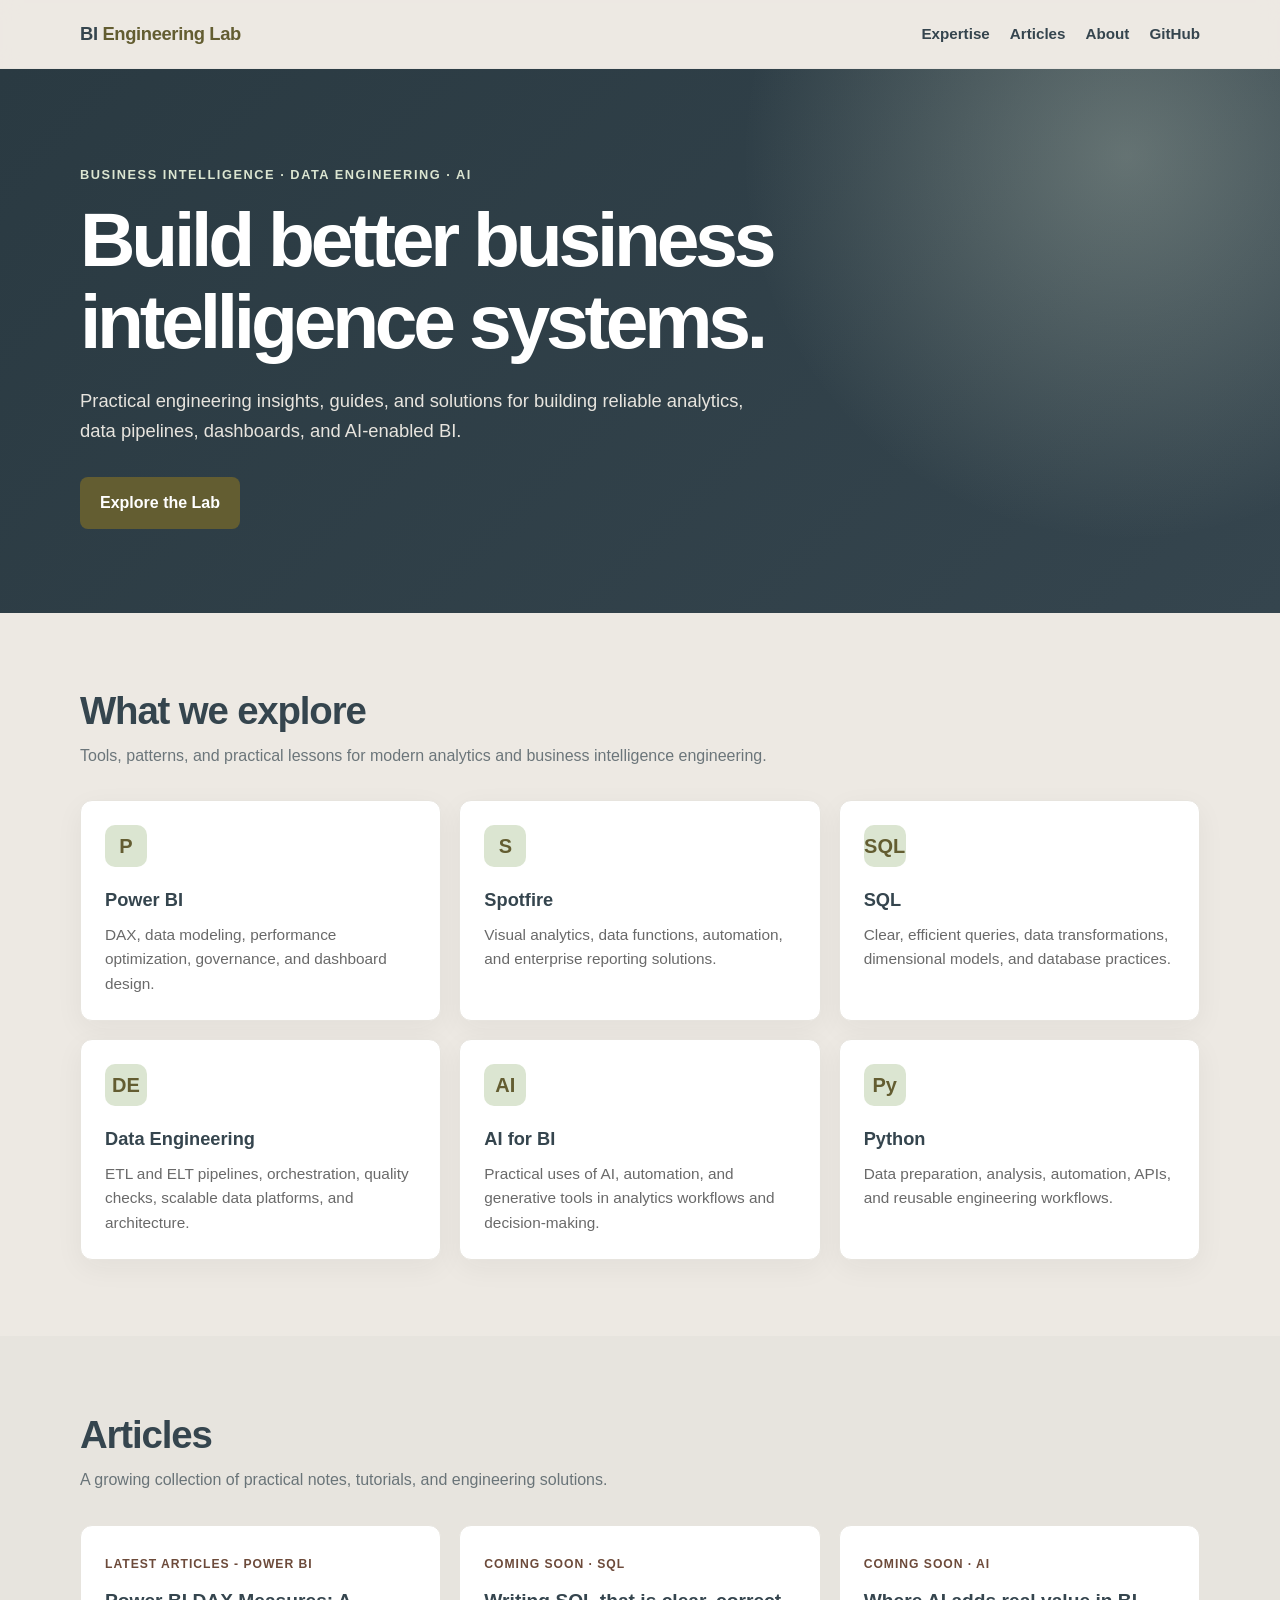
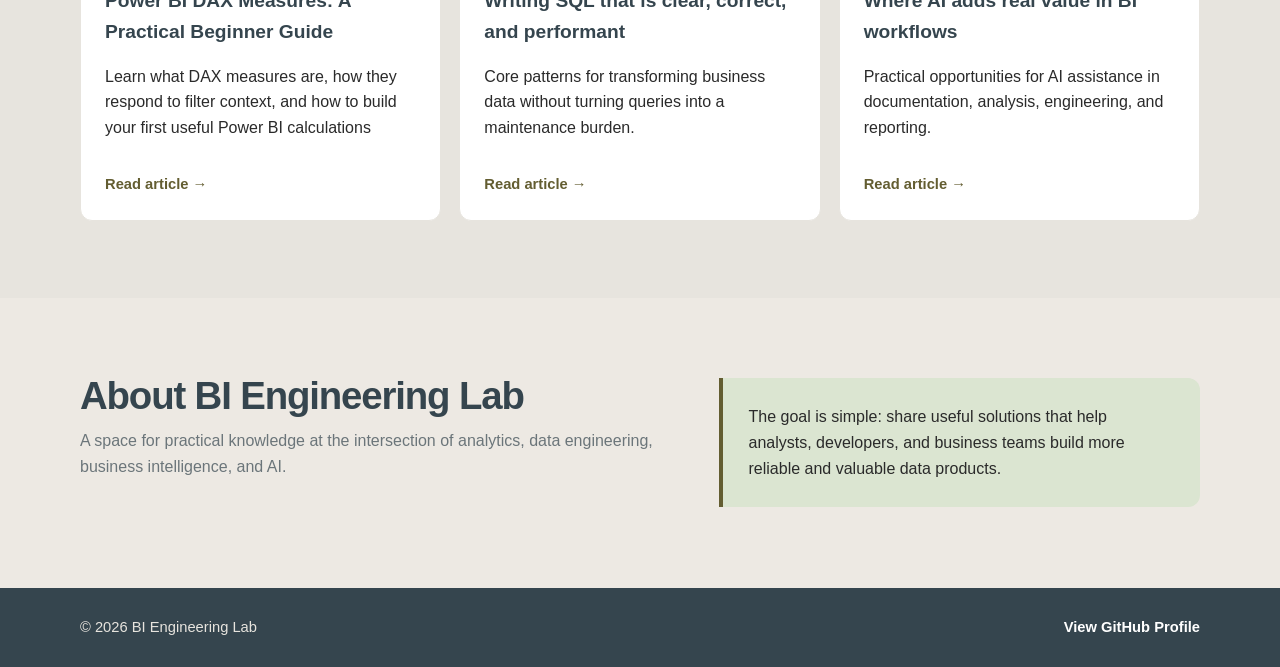
<file: index.html>
<!DOCTYPE html>
<html lang="en">
<head>
  <meta charset="UTF-8">
  <meta name="viewport" content="width=device-width, initial-scale=1.0">
  <meta name="description" content="BI Engineering Lab — practical guides, solutions, and insights on Power BI, Spotfire, SQL, Python, ETL, and AI.">
  <link rel="canonical" href="https://biengineeringlab.github.io/">
  <link rel="stylesheet" href="style.css">
  <title>BI Engineering Lab</title>

  <!-- <style>
    :root {
      --snowbound: #EDE9E3;
      --drift-of-mist: #E7E4DE;
      --gale-force: #35454E;
      --tricorn-black: #2A2A2A;
      --honeydew: #DBE5D1;
      --palm-leaf: #635D31;
      --antiquarian-brown: #6C4A3A;
      --white: #ffffff;
    }

    * {
      box-sizing: border-box;
    }

    html {
      scroll-behavior: smooth;
    }

    body {
      margin: 0;
      font-family: Arial, Helvetica, sans-serif;
      color: var(--tricorn-black);
      background: var(--snowbound);
      line-height: 1.6;
    }

    a {
      color: inherit;
      text-decoration: none;
    }

    .container {
      width: min(1120px, calc(100% - 40px));
      margin: 0 auto;
    }

    .nav {
      position: sticky;
      top: 0;
      z-index: 10;
      background: rgba(237, 233, 227, 0.96);
      border-bottom: 1px solid var(--drift-of-mist);
      backdrop-filter: blur(10px);
    }

    .nav-inner {
      min-height: 68px;
      display: flex;
      justify-content: space-between;
      align-items: center;
      gap: 24px;
    }

    .brand {
      color: var(--gale-force);
      font-size: 1.15rem;
      font-weight: 800;
      letter-spacing: -0.02em;
    }

    .brand span {
      color: var(--palm-leaf);
    }

    .nav-links {
      display: flex;
      align-items: center;
      gap: 20px;
      color: var(--gale-force);
      font-size: 0.95rem;
      font-weight: 600;
    }

    .nav-links a:hover {
      color: var(--palm-leaf);
    }

    .hero {
      color: var(--white);
      background:
        radial-gradient(circle at 88% 16%, rgba(219, 229, 209, 0.3), transparent 24rem),
        linear-gradient(135deg, #2a3a42, var(--gale-force));
      padding: 92px 0 84px;
    }

    .eyebrow {
      display: inline-block;
      margin-bottom: 14px;
      color: var(--honeydew);
      font-size: 0.8rem;
      font-weight: 800;
      letter-spacing: 0.12em;
      text-transform: uppercase;
    }

    h1 {
      max-width: 780px;
      margin: 0;
      font-size: clamp(2.4rem, 6vw, 4.8rem);
      line-height: 1.06;
      letter-spacing: -0.055em;
    }

    .hero p {
      max-width: 700px;
      margin: 24px 0 32px;
      color: var(--drift-of-mist);
      font-size: 1.15rem;
    }

    .button {
      display: inline-block;
      padding: 13px 20px;
      border-radius: 8px;
      background: var(--palm-leaf);
      color: var(--white);
      font-weight: 800;
      transition: transform 0.2s ease, background 0.2s ease;
    }

    .button:hover {
      background: var(--antiquarian-brown);
      transform: translateY(-2px);
    }

    section {
      padding: 76px 0;
    }

    .section-heading {
      max-width: 720px;
      margin-bottom: 32px;
    }

    h2 {
      margin: 0 0 10px;
      color: var(--gale-force);
      font-size: clamp(1.8rem, 3vw, 2.5rem);
      line-height: 1.15;
      letter-spacing: -0.03em;
    }

    .section-heading p {
      margin: 0;
      color: var(--gale-force);
      opacity: 0.7;
    }

    .grid {
      display: grid;
      grid-template-columns: repeat(3, 1fr);
      gap: 18px;
    }

    .card {
      min-height: 190px;
      padding: 24px;
      border: 1px solid var(--drift-of-mist);
      border-radius: 12px;
      background: var(--white);
      box-shadow: 0 8px 28px rgba(42, 42, 42, 0.05);
    }

    .icon {
      display: grid;
      width: 42px;
      height: 42px;
      margin-bottom: 18px;
      place-items: center;
      border-radius: 10px;
      background: var(--honeydew);
      color: var(--palm-leaf);
      font-size: 1.25rem;
      font-weight: 800;
    }

    h3 {
      margin: 0 0 8px;
      color: var(--gale-force);
      font-size: 1.14rem;
    }

    .card p {
      margin: 0;
      color: var(--tricorn-black);
      opacity: 0.7;
      font-size: 0.96rem;
    }

    .articles {
      background: var(--drift-of-mist);
      border-top: 1px solid var(--drift-of-mist);
      border-bottom: 1px solid var(--drift-of-mist);
    }

    .article-card {
      padding: 24px;
      border: 1px solid var(--drift-of-mist);
      border-radius: 12px;
      background: var(--white);
    }

    .tag {
      display: inline-block;
      margin-bottom: 12px;
      color: var(--antiquarian-brown);
      font-size: 0.76rem;
      font-weight: 800;
      letter-spacing: 0.08em;
      text-transform: uppercase;
    }

    .article-card h3 {
      font-size: 1.2rem;
    }

    .article-card a {
      display: inline-block;
      margin-top: 16px;
      color: var(--palm-leaf);
      font-size: 0.92rem;
      font-weight: 800;
    }

    .article-card a:hover {
      color: var(--antiquarian-brown);
    }

    .about {
      display: grid;
      grid-template-columns: 1.1fr 0.9fr;
      gap: 50px;
      align-items: center;
    }

    .about-box {
      padding: 26px;
      border-left: 4px solid var(--palm-leaf);
      border-radius: 0 12px 12px 0;
      background: var(--honeydew);
      color: var(--tricorn-black);
    }

    footer {
      padding: 28px 0;
      color: var(--drift-of-mist);
      background: var(--gale-force);
      font-size: 0.92rem;
    }

    .footer-inner {
      display: flex;
      justify-content: space-between;
      gap: 16px;
      align-items: center;
    }

    footer a {
      color: var(--white);
      font-weight: 700;
    }

    footer a:hover {
      color: var(--honeydew);
    }

    @media (max-width: 800px) {
      .nav-links {
        display: none;
      }

      .grid {
        grid-template-columns: 1fr 1fr;
      }

      .about {
        grid-template-columns: 1fr;
        gap: 28px;
      }
    }

    @media (max-width: 520px) {
      .container {
        width: min(100% - 32px, 1120px);
      }

      .hero {
        padding: 70px 0 64px;
      }

      section {
        padding: 58px 0;
      }

      .grid {
        grid-template-columns: 1fr;
      }

      .footer-inner {
        align-items: flex-start;
        flex-direction: column;
      }
    }
  </style> -->
</head>

<body>
  <header class="nav">
    <div class="container nav-inner">
      <a class="brand" href="#home">BI <span>Engineering Lab</span></a>

      <nav class="nav-links" aria-label="Main navigation">
        <a href="#expertise">Expertise</a>
        <a href="#articles">Articles</a>
        <a href="#about">About</a>
        <a href="https://github.com/BIEngineeringLab">GitHub</a>
      </nav>
    </div>
  </header>

  <main>
    <section class="hero" id="home">
      <div class="container">
        <div class="eyebrow">Business Intelligence · Data Engineering · AI</div>
        <h1>Build better business intelligence systems.</h1>
        <p>
          Practical engineering insights, guides, and solutions for building
          reliable analytics, data pipelines, dashboards, and AI-enabled BI.
        </p>
        <a class="button" href="#expertise">Explore the Lab</a>
      </div>
    </section>

    <!-- <section id="expertise">
      <div class="container">
        <div class="section-heading">
          <h2>What we explore</h2>
          <p>
            Tools, patterns, and practical lessons for modern analytics and
            business intelligence engineering.
          </p>
        </div>

        <div class="grid">
          <article class="card">
            <div class="icon">P</div>
            <a href="categories/power-bi.html" class="grid">
            <h3>Power BI</h3>
            <p>DAX, data modeling, performance optimization, governance, and dashboard design.</p></a>
          </article>

          <article class="card">
            <div class="icon">S</div>
            <a href="categories/spotfire.html" class="grid">
            <h3>Spotfire</h3>
            <p>Visual analytics, data functions, automation, and enterprise reporting solutions.</p></a>
          </article>

          <article class="card">
            <div class="icon">SQL</div>
            <a href="categories/sql.html" class="grid">
            <h3>SQL</h3>
            <p>Clear, efficient queries, data transformations, dimensional models, and database practices.</p></a>
          </article>

          <article class="card">
            <div class="icon">DE</div>
            <a href="categories/data-engineering.html" class="grid">
            <h3>Data Engineering</h3>
            <p>ETL and ELT pipelines, orchestration, quality checks, scalable data platforms, and architecture.</p></a>
          </article>

          <article class="card">
            <div class="icon">AI</div>
            <a href="categories/ai.html" class="grid">
            <h3>AI for BI</h3>
            <p>Practical uses of AI, automation, and generative tools in analytics workflows and decision-making.</p></a>
          </article>

          <article class="card">
            <div class="icon">Py</div>
            <h3>Python</h3>
            <p>Data preparation, analysis, automation, APIs, and reusable engineering workflows.</p>
          </article>
        </div>
      </div>
    </section> -->

<section id="expertise">
  <div class="container">

    <div class="section-heading">
      <h2>What we explore</h2>
      <p>
        Tools, patterns, and practical lessons for modern analytics
        and business intelligence engineering.
      </p>
    </div>

    <div class="grid">

      <a href="categories/power-bi.html" class="card">
        <div class="icon">P</div>
        <h3>Power BI</h3>
        <p>
          DAX, data modeling, performance optimization,
          governance, and dashboard design.
        </p>
      </a>

      <a href="categories/spotfire.html" class="card">
        <div class="icon">S</div>
        <h3>Spotfire</h3>
        <p>
          Visual analytics, data functions, automation,
          and enterprise reporting solutions.
        </p>
      </a>

      <a href="categories/sql.html" class="card">
        <div class="icon">SQL</div>
        <h3>SQL</h3>
        <p>
          Clear, efficient queries, data transformations,
          dimensional models, and database practices.
        </p>
      </a>

      <a href="categories/data-engineering.html" class="card">
        <div class="icon">DE</div>
        <h3>Data Engineering</h3>
        <p>
          ETL and ELT pipelines, orchestration, quality checks,
          scalable data platforms, and architecture.
        </p>
      </a>

      <a href="categories/ai.html" class="card">
        <div class="icon">AI</div>
        <h3>AI for BI</h3>
        <p>
          Practical uses of AI, automation, and generative tools
          in analytics workflows and decision-making.
        </p>
      </a>

      <div class="card">
        <div class="icon">Py</div>
        <h3>Python</h3>
        <p>
          Data preparation, analysis, automation, APIs,
          and reusable engineering workflows.
        </p>
      </div>

    </div>

  </div>
</section>

    <section class="articles" id="articles">
      <div class="container">
        <div class="section-heading">
          <h2>Articles</h2>
          <p>
            A growing collection of practical notes, tutorials, and engineering solutions.
          </p>
        </div>

        <div class="grid">
          <article class="article-card">
            <div class="tag">Latest Articles - Power BI</div>
            <h3>Power BI DAX Measures: A Practical Beginner Guide</h3>
            <p>Learn what DAX measures are, how they respond to filter context, and how to build your first useful Power BI calculations</p>
            <a href="articles/power-bi-dax-beginners-guide.html">Read article →</a>
          </article>

          <article class="article-card">
            <div class="tag">Coming soon · SQL</div>
            <h3>Writing SQL that is clear, correct, and performant</h3>
            <p>Core patterns for transforming business data without turning queries into a maintenance burden.</p>
            <a href="#articles">Read article →</a>
          </article>

          <article class="article-card">
            <div class="tag">Coming soon · AI</div>
            <h3>Where AI adds real value in BI workflows</h3>
            <p>Practical opportunities for AI assistance in documentation, analysis, engineering, and reporting.</p>
            <a href="#articles">Read article →</a>
          </article>
        </div>
      </div>
    </section>

    <section id="about">
      <div class="container about">
        <div>
          <div class="section-heading">
            <h2>About BI Engineering Lab</h2>
            <p>
              A space for practical knowledge at the intersection of analytics,
              data engineering, business intelligence, and AI.
            </p>
          </div>
        </div>

        <div class="about-box">
          The goal is simple: share useful solutions that help analysts,
          developers, and business teams build more reliable and valuable data products.
        </div>
      </div>
    </section>
  </main>

  <footer>
    <div class="container footer-inner">
      <div>© 2026 BI Engineering Lab</div>
      <a href="https://github.com/BIEngineeringLab">View GitHub Profile</a>
    </div>
  </footer>
</body>
</html>
</file>
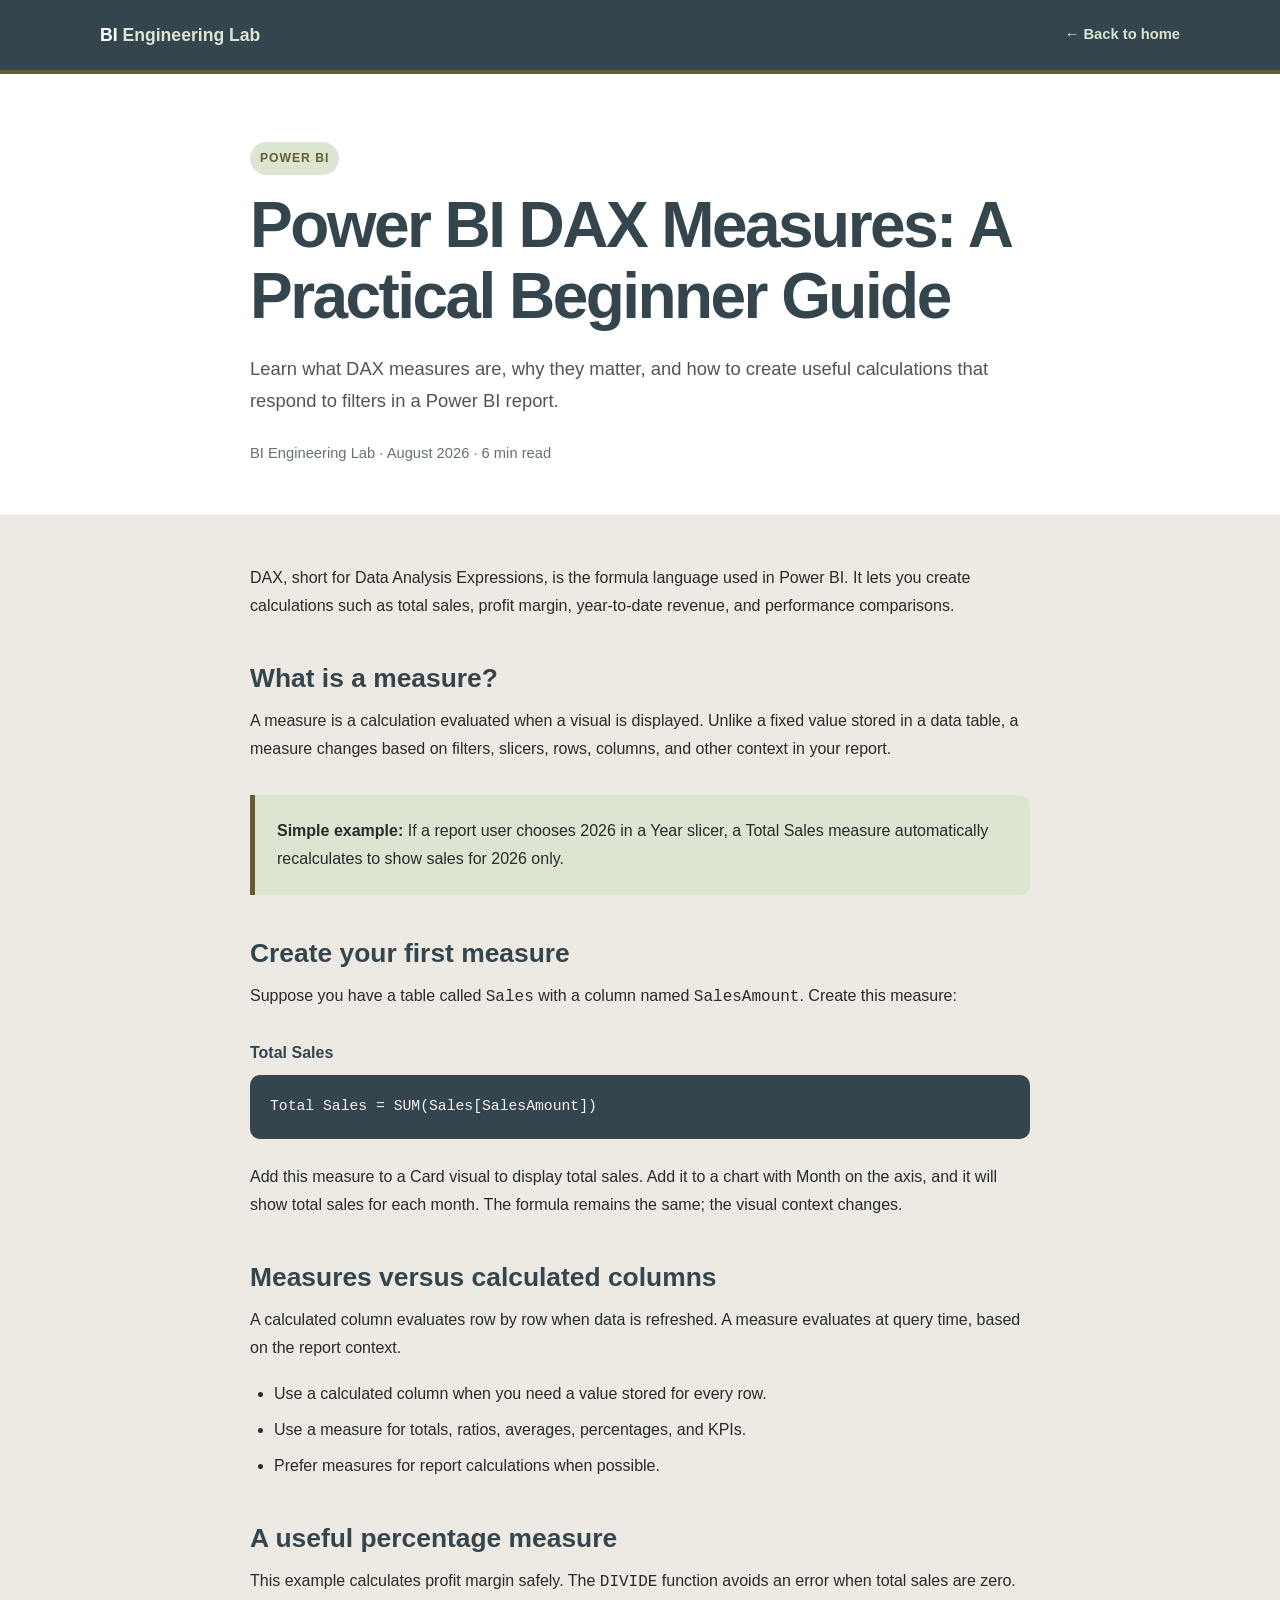
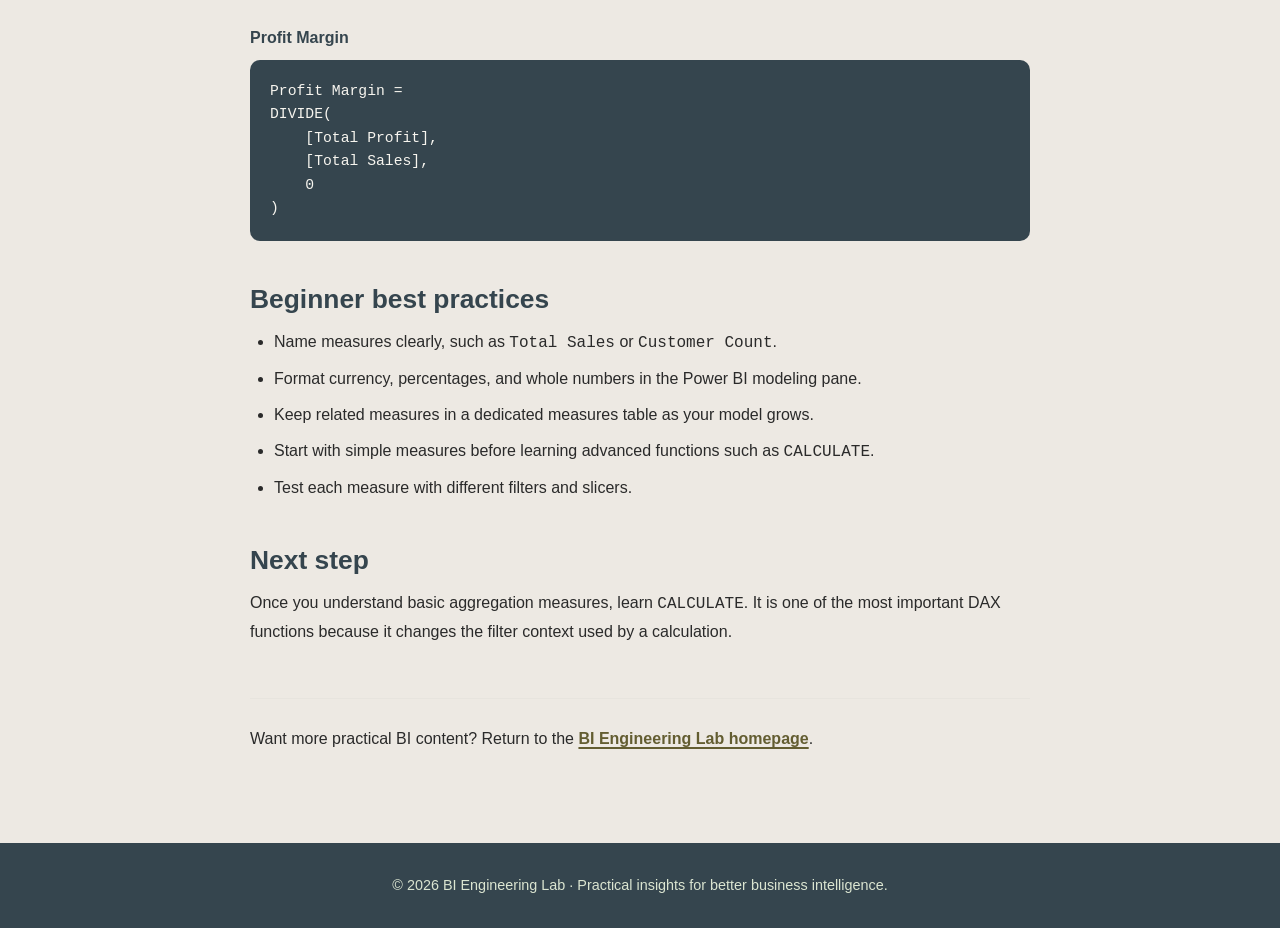
<file: articles/power-bi-dax-beginners-guide.html>
<!DOCTYPE html>
<html lang="en">
<head>
  <meta charset="UTF-8">
  <meta name="viewport" content="width=device-width, initial-scale=1.0">
  <meta name="description" content="A practical beginner guide to DAX measures in Power BI by BI Engineering Lab.">
  <link rel="canonical" href="https://biengineeringlab.github.io/articles/power-bi-dax-beginners-guide.html">
  <title>Power BI DAX Measures: A Practical Beginner Guide | BI Engineering Lab</title>

 <link rel="stylesheet" href="style.css">
</head>

<body>
  <header class="nav">
    <div class="nav-inner">
      <a class="brand" href="../index.html">BI <span>Engineering Lab</span></a>
      <a class="back-link" href="../index.html">← Back to home</a>
    </div>
  </header>

  <main>
    <header class="article-header">
      <div class="article-header-inner">
        <div class="category">Power BI</div>
        <h1>Power BI DAX Measures: A Practical Beginner Guide</h1>
        <p class="intro">
          Learn what DAX measures are, why they matter, and how to create
          useful calculations that respond to filters in a Power BI report.
        </p>
        <div class="article-meta">BI Engineering Lab · August 2026 · 6 min read</div>
      </div>
    </header>

    <article class="article-content">
      <p>
        DAX, short for Data Analysis Expressions, is the formula language used
        in Power BI. It lets you create calculations such as total sales,
        profit margin, year-to-date revenue, and performance comparisons.
      </p>

      <h2>What is a measure?</h2>
      <p>
        A measure is a calculation evaluated when a visual is displayed.
        Unlike a fixed value stored in a data table, a measure changes based on
        filters, slicers, rows, columns, and other context in your report.
      </p>

      <div class="callout">
        <p>
          <strong>Simple example:</strong> If a report user chooses 2026 in a
          Year slicer, a Total Sales measure automatically recalculates to show
          sales for 2026 only.
        </p>
      </div>

      <h2>Create your first measure</h2>
      <p>
        Suppose you have a table called <code>Sales</code> with a column named
        <code>SalesAmount</code>. Create this measure:
      </p>

      <div class="code-title">Total Sales</div>
      <pre><code>Total Sales = SUM(Sales[SalesAmount])</code></pre>

      <p>
        Add this measure to a Card visual to display total sales. Add it to a
        chart with Month on the axis, and it will show total sales for each
        month. The formula remains the same; the visual context changes.
      </p>

      <h2>Measures versus calculated columns</h2>
      <p>
        A calculated column evaluates row by row when data is refreshed. A
        measure evaluates at query time, based on the report context.
      </p>

      <ul>
        <li>Use a calculated column when you need a value stored for every row.</li>
        <li>Use a measure for totals, ratios, averages, percentages, and KPIs.</li>
        <li>Prefer measures for report calculations when possible.</li>
      </ul>

      <h2>A useful percentage measure</h2>
      <p>
        This example calculates profit margin safely. The <code>DIVIDE</code>
        function avoids an error when total sales are zero.
      </p>

      <div class="code-title">Profit Margin</div>
      <pre><code>Profit Margin =
DIVIDE(
    [Total Profit],
    [Total Sales],
    0
)</code></pre>

      <h2>Beginner best practices</h2>
      <ul>
        <li>Name measures clearly, such as <code>Total Sales</code> or <code>Customer Count</code>.</li>
        <li>Format currency, percentages, and whole numbers in the Power BI modeling pane.</li>
        <li>Keep related measures in a dedicated measures table as your model grows.</li>
        <li>Start with simple measures before learning advanced functions such as <code>CALCULATE</code>.</li>
        <li>Test each measure with different filters and slicers.</li>
      </ul>

      <h2>Next step</h2>
      <p>
        Once you understand basic aggregation measures, learn
        <code>CALCULATE</code>. It is one of the most important DAX functions
        because it changes the filter context used by a calculation.
      </p>

      <div class="article-footer">
        <p>
          Want more practical BI content? Return to the
          <a href="../index.html">BI Engineering Lab homepage</a>.
        </p>
      </div>
    </article>
  </main>

  <footer>
    © 2026 BI Engineering Lab · Practical insights for better business intelligence.
  </footer>
</body>
</html>
</file>
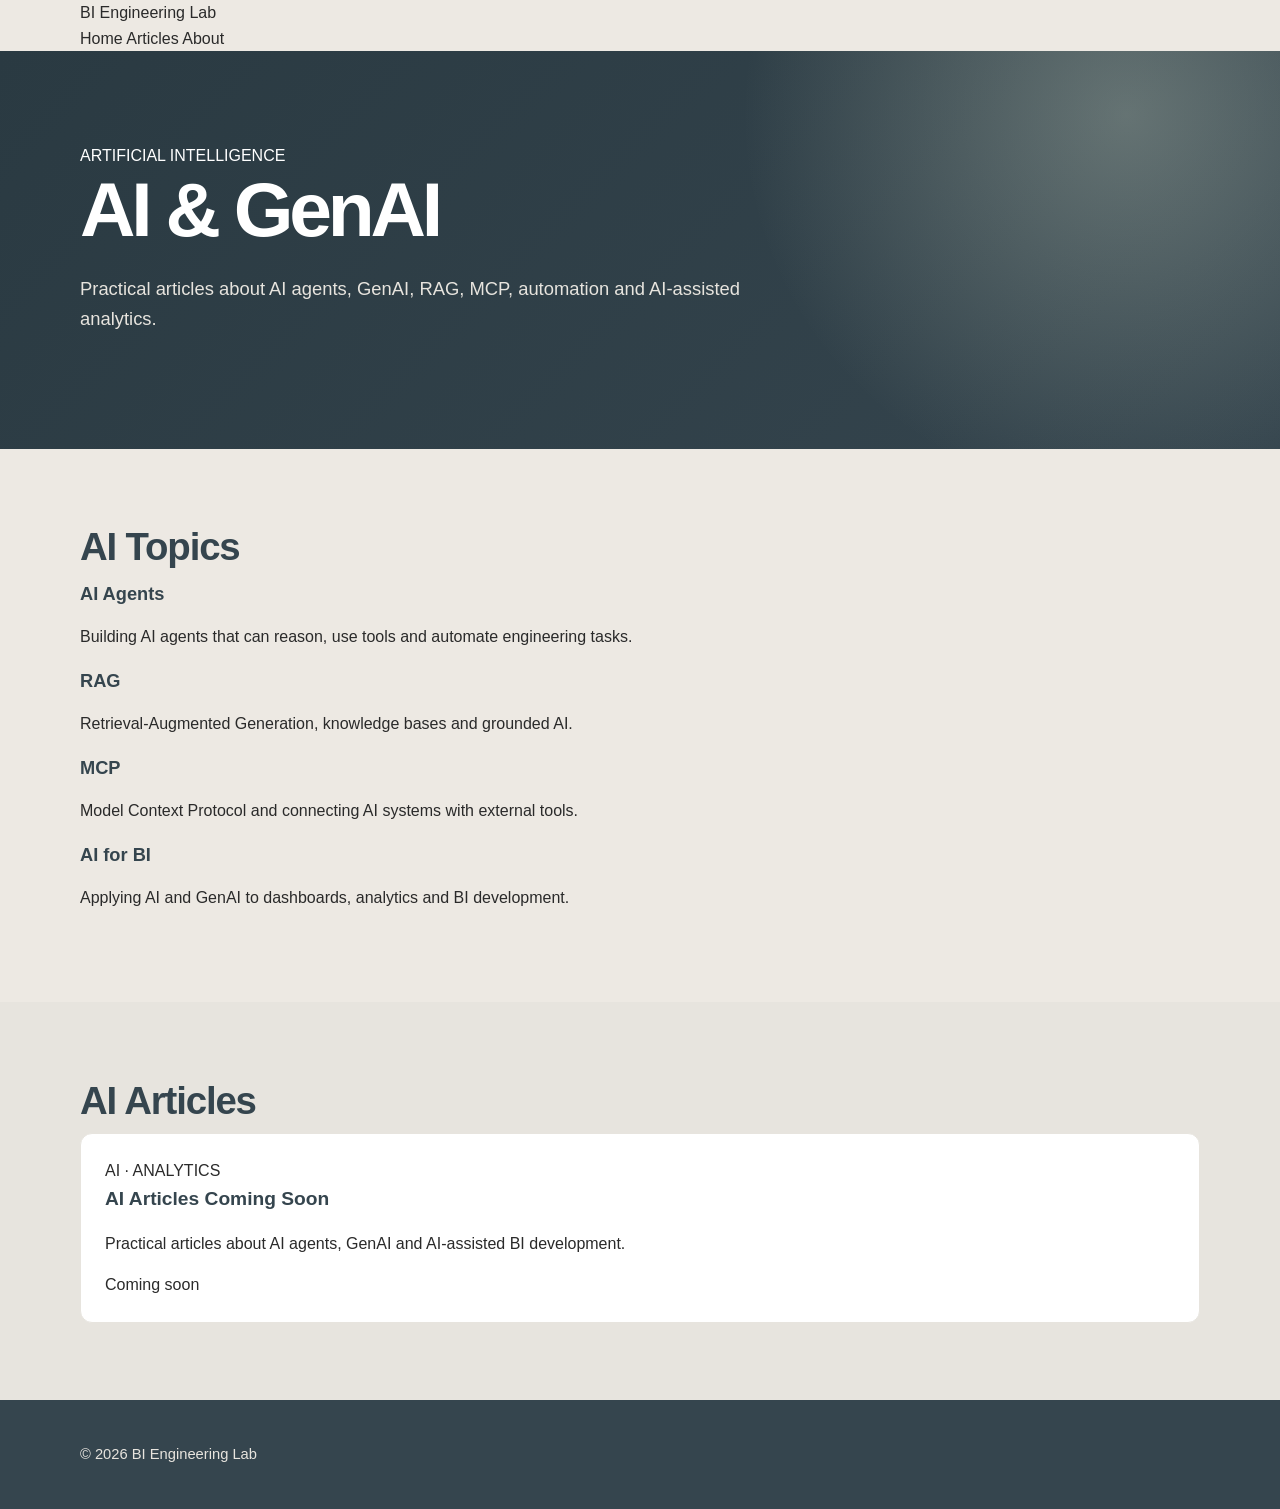
<file: categories/ai.html>
<!DOCTYPE html>
<html lang="en">
<head>

    <meta charset="UTF-8">
    <meta name="viewport"
          content="width=device-width, initial-scale=1.0">

    <title>AI & GenAI | BI Engineering Lab</title>

    <meta name="description"
          content="AI and GenAI articles covering AI agents, RAG, MCP, automation and AI-assisted analytics.">

    <link rel="stylesheet" href="../style.css">

</head>

<body>

<header class="site-header">

    <div class="container header-content">

        <a href="../index.html" class="logo">
            BI Engineering Lab
        </a>

        <nav>
            <a href="../index.html">Home</a>
            <a href="../articles/index.html">Articles</a>
            <a href="../about.html">About</a>
        </nav>

    </div>

</header>


<main>

<section class="hero">

    <div class="container">

        <span class="badge">ARTIFICIAL INTELLIGENCE</span>

        <h1>AI & GenAI</h1>

        <p>
            Practical articles about AI agents, GenAI,
            RAG, MCP, automation and AI-assisted analytics.
        </p>

    </div>

</section>


<section class="topics">

    <div class="container">

        <h2>AI Topics</h2>

        <div class="topic-grid">

            <div class="topic-card">
                <h3>AI Agents</h3>
                <p>
                    Building AI agents that can reason,
                    use tools and automate engineering tasks.
                </p>
            </div>

            <div class="topic-card">
                <h3>RAG</h3>
                <p>
                    Retrieval-Augmented Generation,
                    knowledge bases and grounded AI.
                </p>
            </div>

            <div class="topic-card">
                <h3>MCP</h3>
                <p>
                    Model Context Protocol and connecting
                    AI systems with external tools.
                </p>
            </div>

            <div class="topic-card">
                <h3>AI for BI</h3>
                <p>
                    Applying AI and GenAI to dashboards,
                    analytics and BI development.
                </p>
            </div>

        </div>

    </div>

</section>


<section class="articles">

    <div class="container">

        <h2>AI Articles</h2>

        <div class="article-grid">

            <article class="article-card">

                <div class="article-category">
                    AI · ANALYTICS
                </div>

                <h3>
                    AI Articles Coming Soon
                </h3>

                <p>
                    Practical articles about AI agents,
                    GenAI and AI-assisted BI development.
                </p>

                <span class="coming-soon">
                    Coming soon
                </span>

            </article>

        </div>

    </div>

</section>

</main>


<footer class="site-footer">

    <div class="container">

        <p>© 2026 BI Engineering Lab</p>

    </div>

</footer>

</body>
</html>
</file>
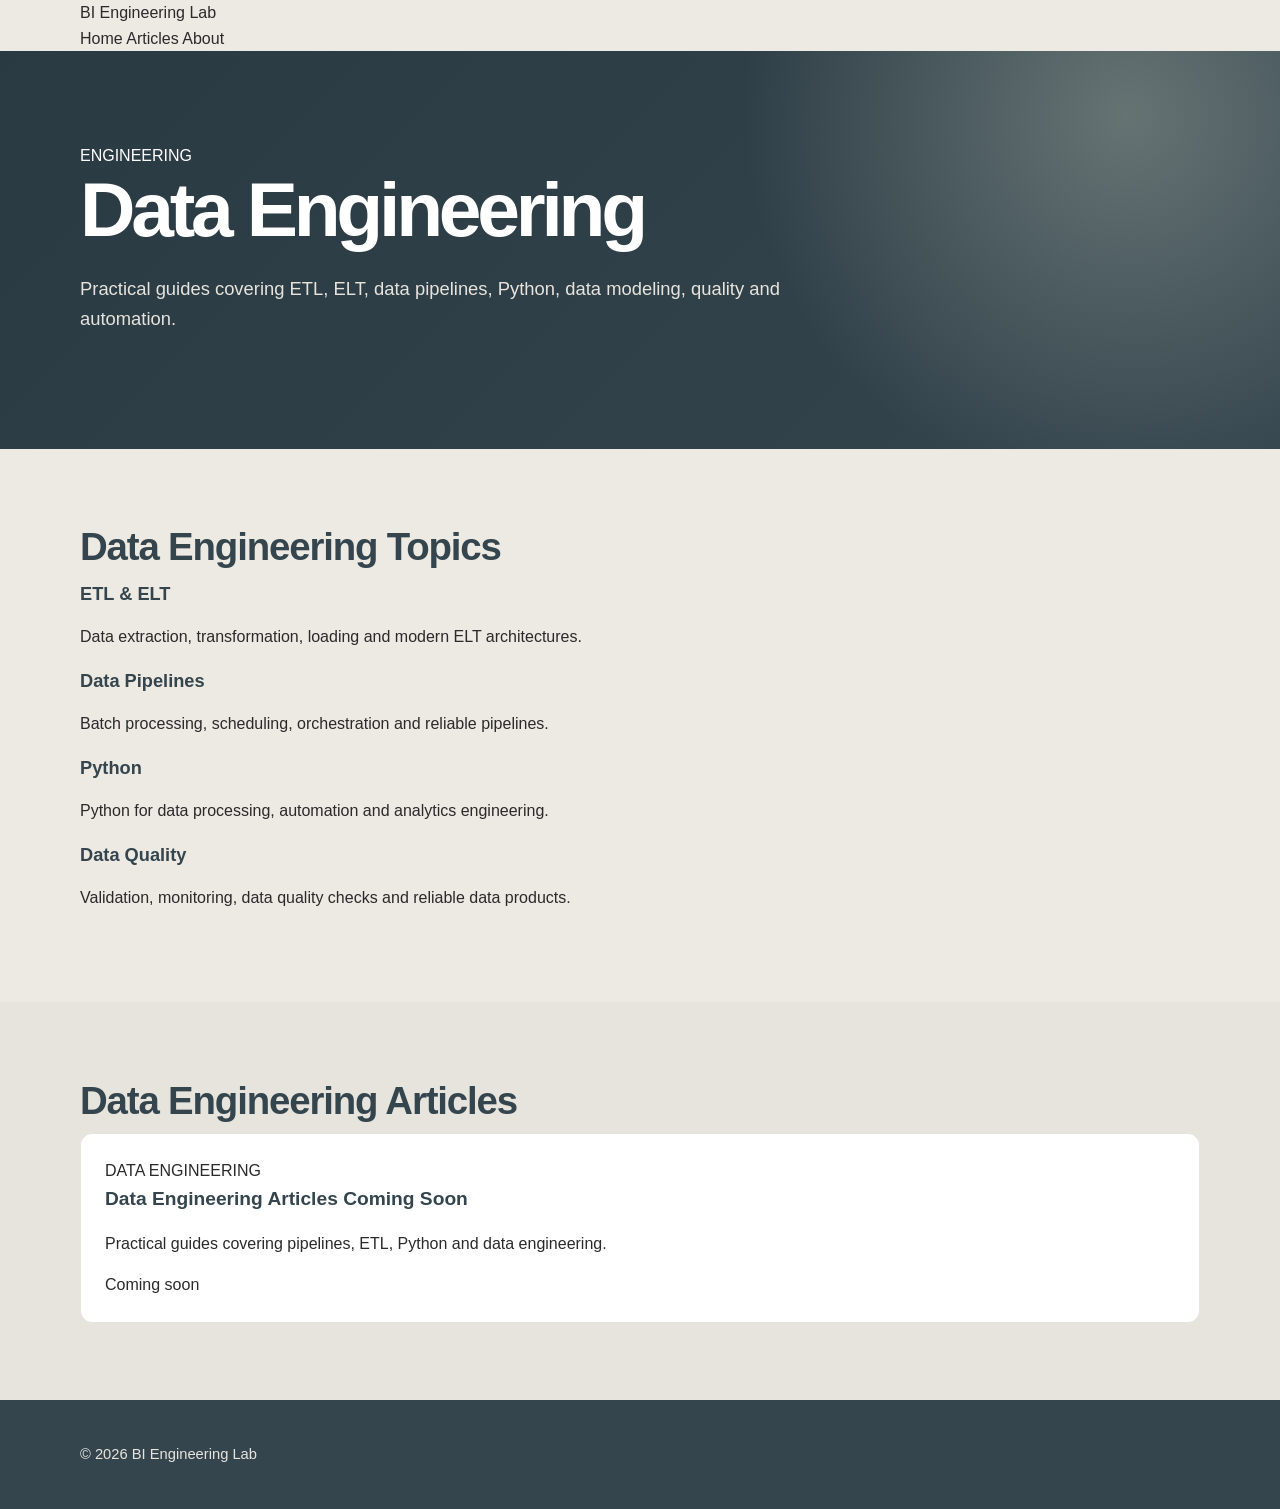
<file: categories/data-engineering.htm>
<!DOCTYPE html>
<html lang="en">
<head>

    <meta charset="UTF-8">
    <meta name="viewport"
          content="width=device-width, initial-scale=1.0">

    <title>Data Engineering | BI Engineering Lab</title>

    <meta name="description"
          content="Data Engineering tutorials covering ETL, ELT, Python, pipelines, data modeling and automation.">

    <link rel="stylesheet" href="../style.css">

</head>

<body>

<header class="site-header">

    <div class="container header-content">

        <a href="../index.html" class="logo">
            BI Engineering Lab
        </a>

        <nav>
            <a href="../index.html">Home</a>
            <a href="../articles/index.html">Articles</a>
            <a href="../about.html">About</a>
        </nav>

    </div>

</header>


<main>

<section class="hero">

    <div class="container">

        <span class="badge">ENGINEERING</span>

        <h1>Data Engineering</h1>

        <p>
            Practical guides covering ETL, ELT, data pipelines,
            Python, data modeling, quality and automation.
        </p>

    </div>

</section>


<section class="topics">

    <div class="container">

        <h2>Data Engineering Topics</h2>

        <div class="topic-grid">

            <div class="topic-card">
                <h3>ETL & ELT</h3>
                <p>
                    Data extraction, transformation,
                    loading and modern ELT architectures.
                </p>
            </div>

            <div class="topic-card">
                <h3>Data Pipelines</h3>
                <p>
                    Batch processing, scheduling,
                    orchestration and reliable pipelines.
                </p>
            </div>

            <div class="topic-card">
                <h3>Python</h3>
                <p>
                    Python for data processing,
                    automation and analytics engineering.
                </p>
            </div>

            <div class="topic-card">
                <h3>Data Quality</h3>
                <p>
                    Validation, monitoring, data quality
                    checks and reliable data products.
                </p>
            </div>

        </div>

    </div>

</section>


<section class="articles">

    <div class="container">

        <h2>Data Engineering Articles</h2>

        <div class="article-grid">

            <article class="article-card">

                <div class="article-category">
                    DATA ENGINEERING
                </div>

                <h3>
                    Data Engineering Articles Coming Soon
                </h3>

                <p>
                    Practical guides covering pipelines,
                    ETL, Python and data engineering.
                </p>

                <span class="coming-soon">
                    Coming soon
                </span>

            </article>

        </div>

    </div>

</section>

</main>


<footer class="site-footer">

    <div class="container">

        <p>© 2026 BI Engineering Lab</p>

    </div>

</footer>

</body>
</html>
</file>
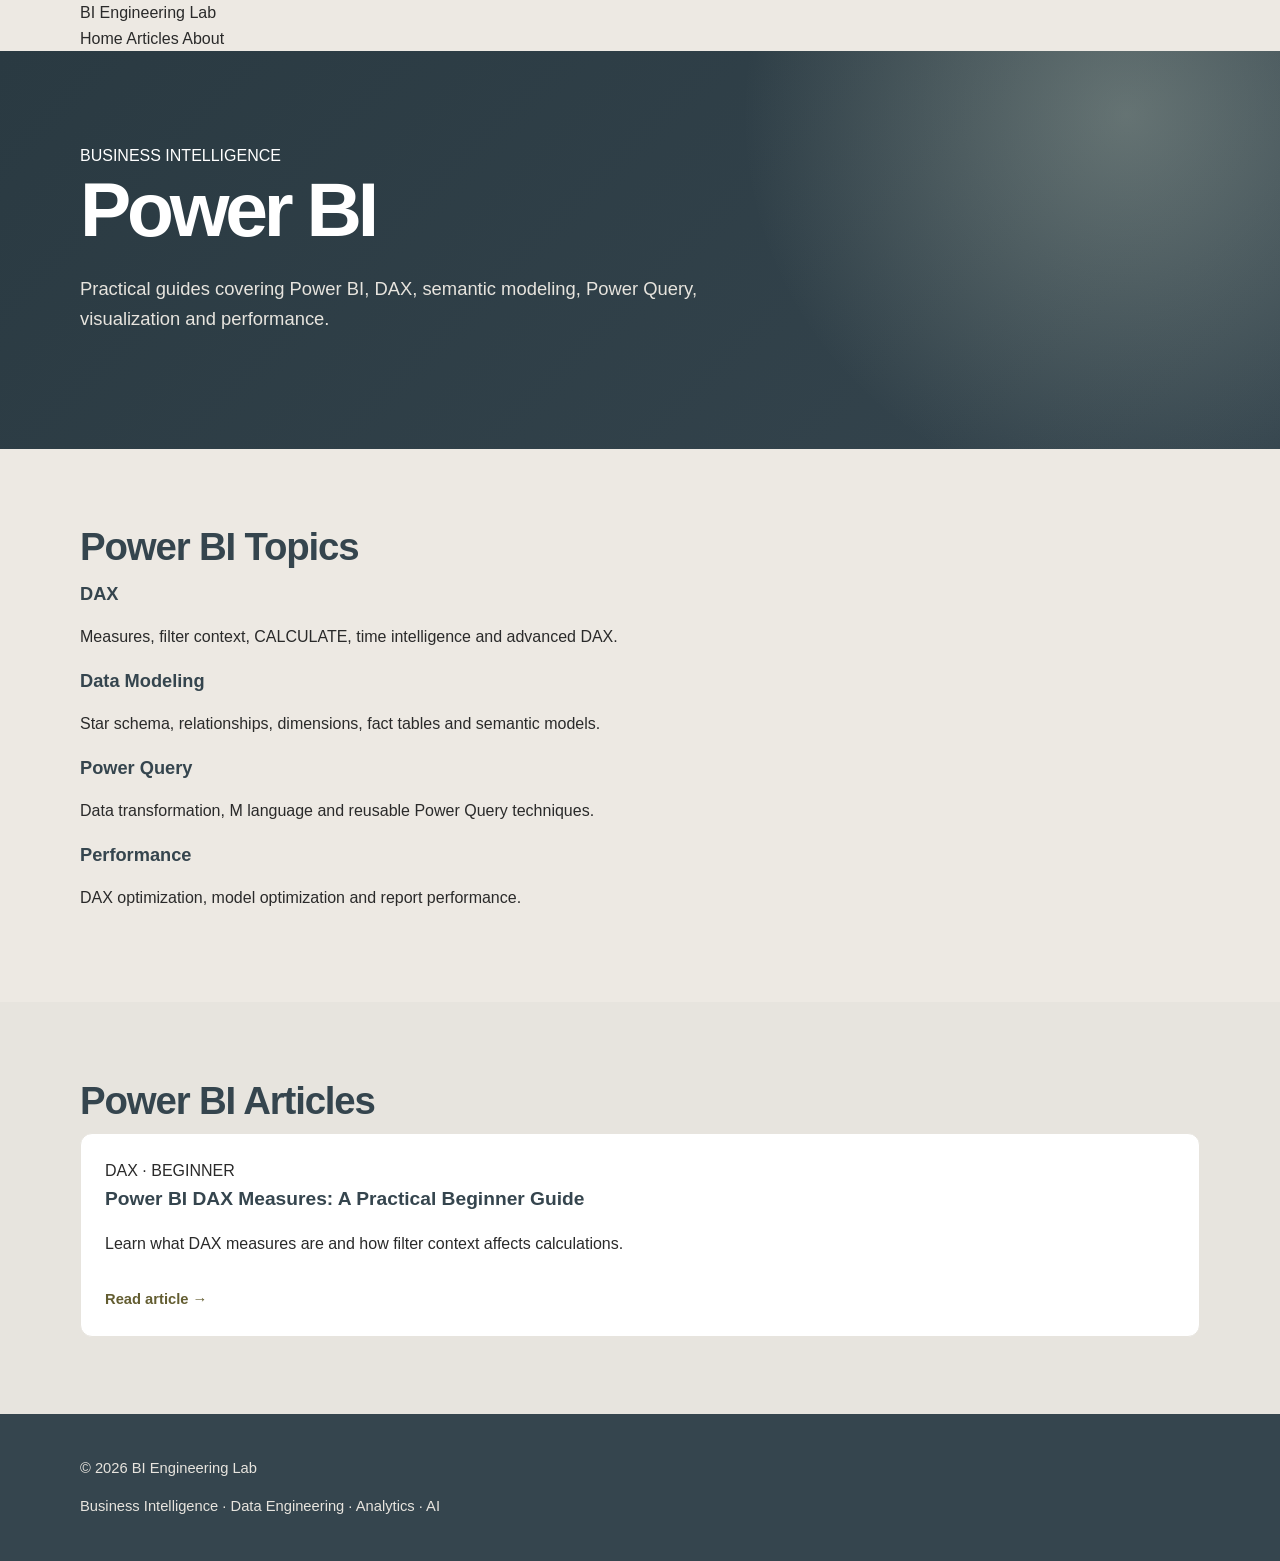
<file: categories/power-bi.html>
<!DOCTYPE html>
<html lang="en">
<head>
    <meta charset="UTF-8">
    <meta name="viewport" content="width=device-width, initial-scale=1.0">

    <title>Power BI | BI Engineering Lab</title>

    <meta name="description"
          content="Power BI tutorials covering DAX, data modeling, Power Query, visualization and performance.">

    <link rel="stylesheet" href="../style.css">
</head>

<body>

<header class="site-header">
    <div class="container header-content">

        <a href="../index.html" class="logo">
            BI Engineering Lab
        </a>

        <nav>
            <a href="../index.html">Home</a>
            <a href="../articles/index.html">Articles</a>
            <a href="../about.html">About</a>
        </nav>

    </div>
</header>

<main>

<section class="hero">
    <div class="container">

        <span class="badge">BUSINESS INTELLIGENCE</span>

        <h1>Power BI</h1>

        <p>
            Practical guides covering Power BI, DAX, semantic modeling,
            Power Query, visualization and performance.
        </p>

    </div>
</section>


<section class="topics">

    <div class="container">

        <h2>Power BI Topics</h2>

        <div class="topic-grid">

            <div class="topic-card">
                <h3>DAX</h3>
                <p>
                    Measures, filter context, CALCULATE,
                    time intelligence and advanced DAX.
                </p>
            </div>

            <div class="topic-card">
                <h3>Data Modeling</h3>
                <p>
                    Star schema, relationships, dimensions,
                    fact tables and semantic models.
                </p>
            </div>

            <div class="topic-card">
                <h3>Power Query</h3>
                <p>
                    Data transformation, M language and
                    reusable Power Query techniques.
                </p>
            </div>

            <div class="topic-card">
                <h3>Performance</h3>
                <p>
                    DAX optimization, model optimization
                    and report performance.
                </p>
            </div>

        </div>

    </div>

</section>


<section class="articles">

    <div class="container">

        <h2>Power BI Articles</h2>

        <div class="article-grid">

            <article class="article-card">

                <div class="article-category">
                    DAX · BEGINNER
                </div>

                <h3>
                    Power BI DAX Measures:
                    A Practical Beginner Guide
                </h3>

                <p>
                    Learn what DAX measures are and how
                    filter context affects calculations.
                </p>

                <a href="../articles/power-bi-dax-beginners-guide.html">
                    Read article →
                </a>

            </article>

        </div>

    </div>

</section>

</main>


<footer class="site-footer">
    <div class="container">

        <p>© 2026 BI Engineering Lab</p>

        <p>
            Business Intelligence · Data Engineering · Analytics · AI
        </p>

    </div>
</footer>

</body>
</html>
</file>
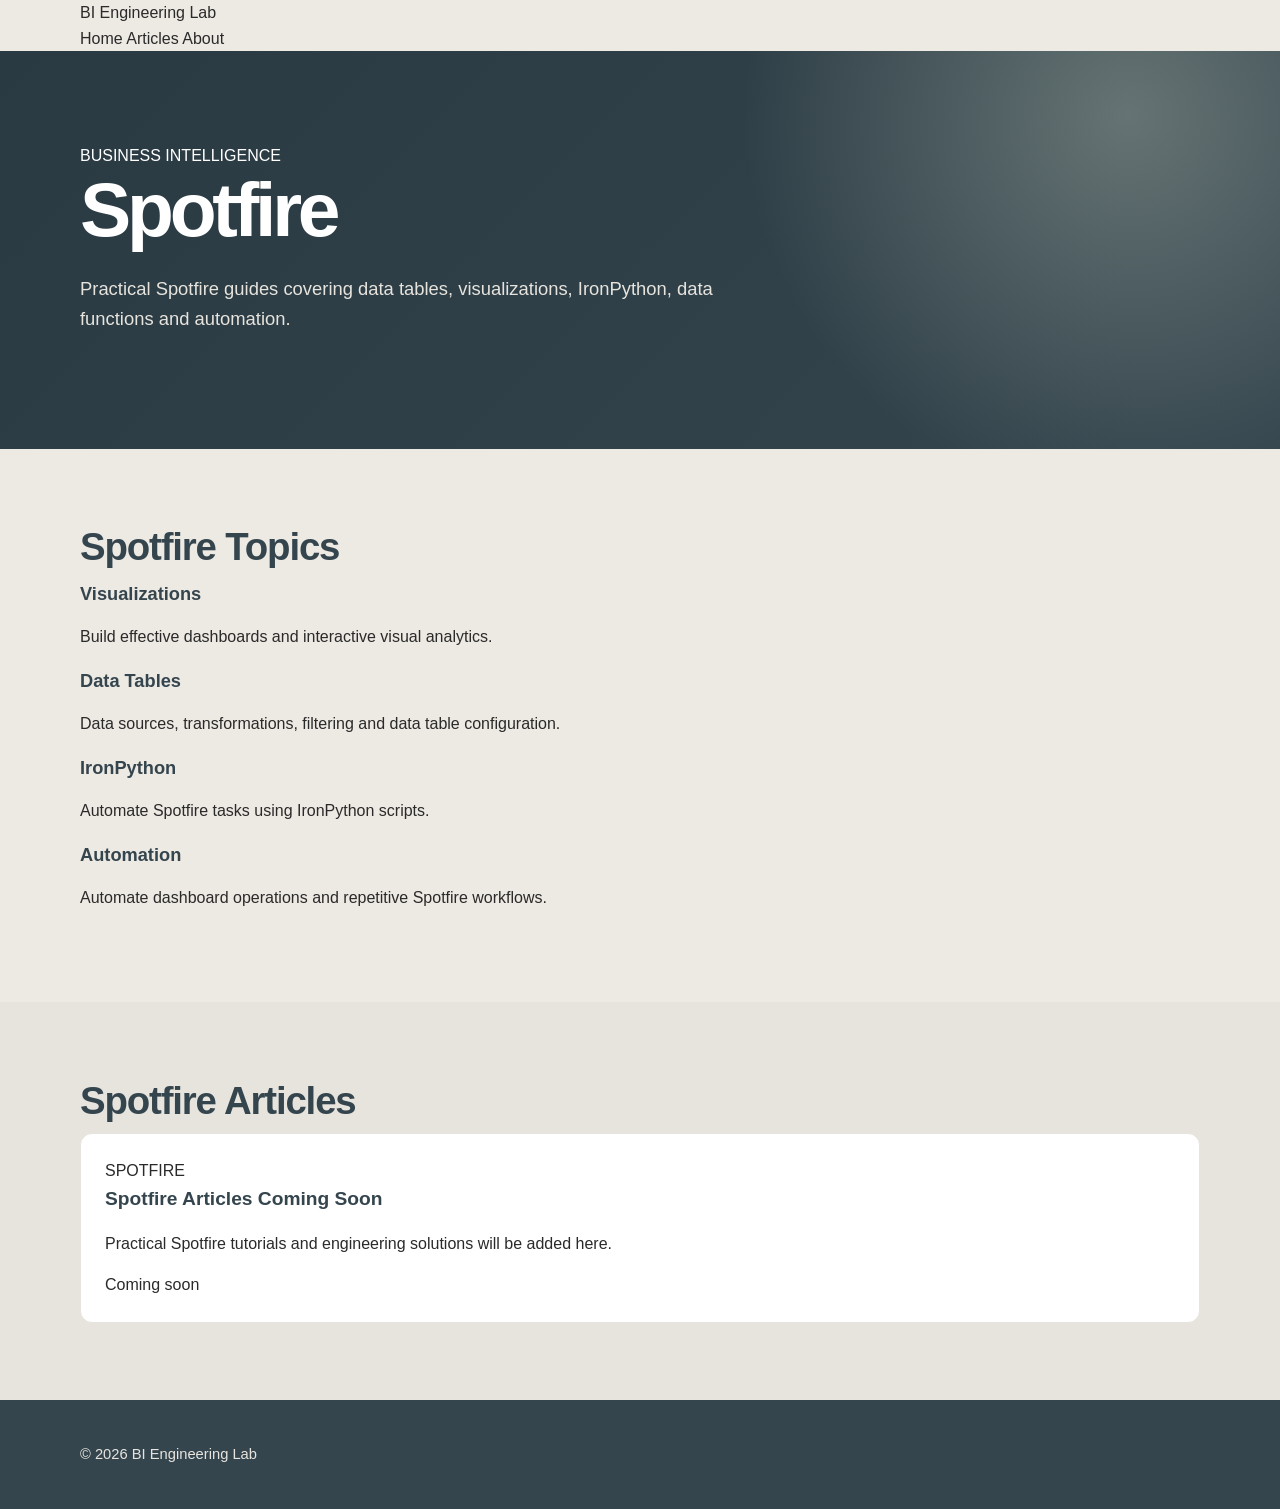
<file: categories/spotfire.html>
<!DOCTYPE html>
<html lang="en">
<head>

    <meta charset="UTF-8">
    <meta name="viewport" content="width=device-width, initial-scale=1.0">

    <title>Spotfire | BI Engineering Lab</title>

    <meta name="description"
          content="Spotfire tutorials covering visualizations, data tables, IronPython, data functions and automation.">

    <link rel="stylesheet" href="../style.css">

</head>

<body>

<header class="site-header">

    <div class="container header-content">

        <a href="../index.html" class="logo">
            BI Engineering Lab
        </a>

        <nav>
            <a href="../index.html">Home</a>
            <a href="../articles/index.html">Articles</a>
            <a href="../about.html">About</a>
        </nav>

    </div>

</header>


<main>

<section class="hero">

    <div class="container">

        <span class="badge">BUSINESS INTELLIGENCE</span>

        <h1>Spotfire</h1>

        <p>
            Practical Spotfire guides covering data tables,
            visualizations, IronPython, data functions and automation.
        </p>

    </div>

</section>


<section class="topics">

    <div class="container">

        <h2>Spotfire Topics</h2>

        <div class="topic-grid">

            <div class="topic-card">
                <h3>Visualizations</h3>
                <p>
                    Build effective dashboards and interactive
                    visual analytics.
                </p>
            </div>

            <div class="topic-card">
                <h3>Data Tables</h3>
                <p>
                    Data sources, transformations, filtering
                    and data table configuration.
                </p>
            </div>

            <div class="topic-card">
                <h3>IronPython</h3>
                <p>
                    Automate Spotfire tasks using IronPython scripts.
                </p>
            </div>

            <div class="topic-card">
                <h3>Automation</h3>
                <p>
                    Automate dashboard operations and
                    repetitive Spotfire workflows.
                </p>
            </div>

        </div>

    </div>

</section>


<section class="articles">

    <div class="container">

        <h2>Spotfire Articles</h2>

        <div class="article-grid">

            <article class="article-card">

                <div class="article-category">
                    SPOTFIRE
                </div>

                <h3>
                    Spotfire Articles Coming Soon
                </h3>

                <p>
                    Practical Spotfire tutorials and engineering
                    solutions will be added here.
                </p>

                <span class="coming-soon">
                    Coming soon
                </span>

            </article>

        </div>

    </div>

</section>

</main>


<footer class="site-footer">

    <div class="container">

        <p>© 2026 BI Engineering Lab</p>

    </div>

</footer>

</body>
</html>
</file>
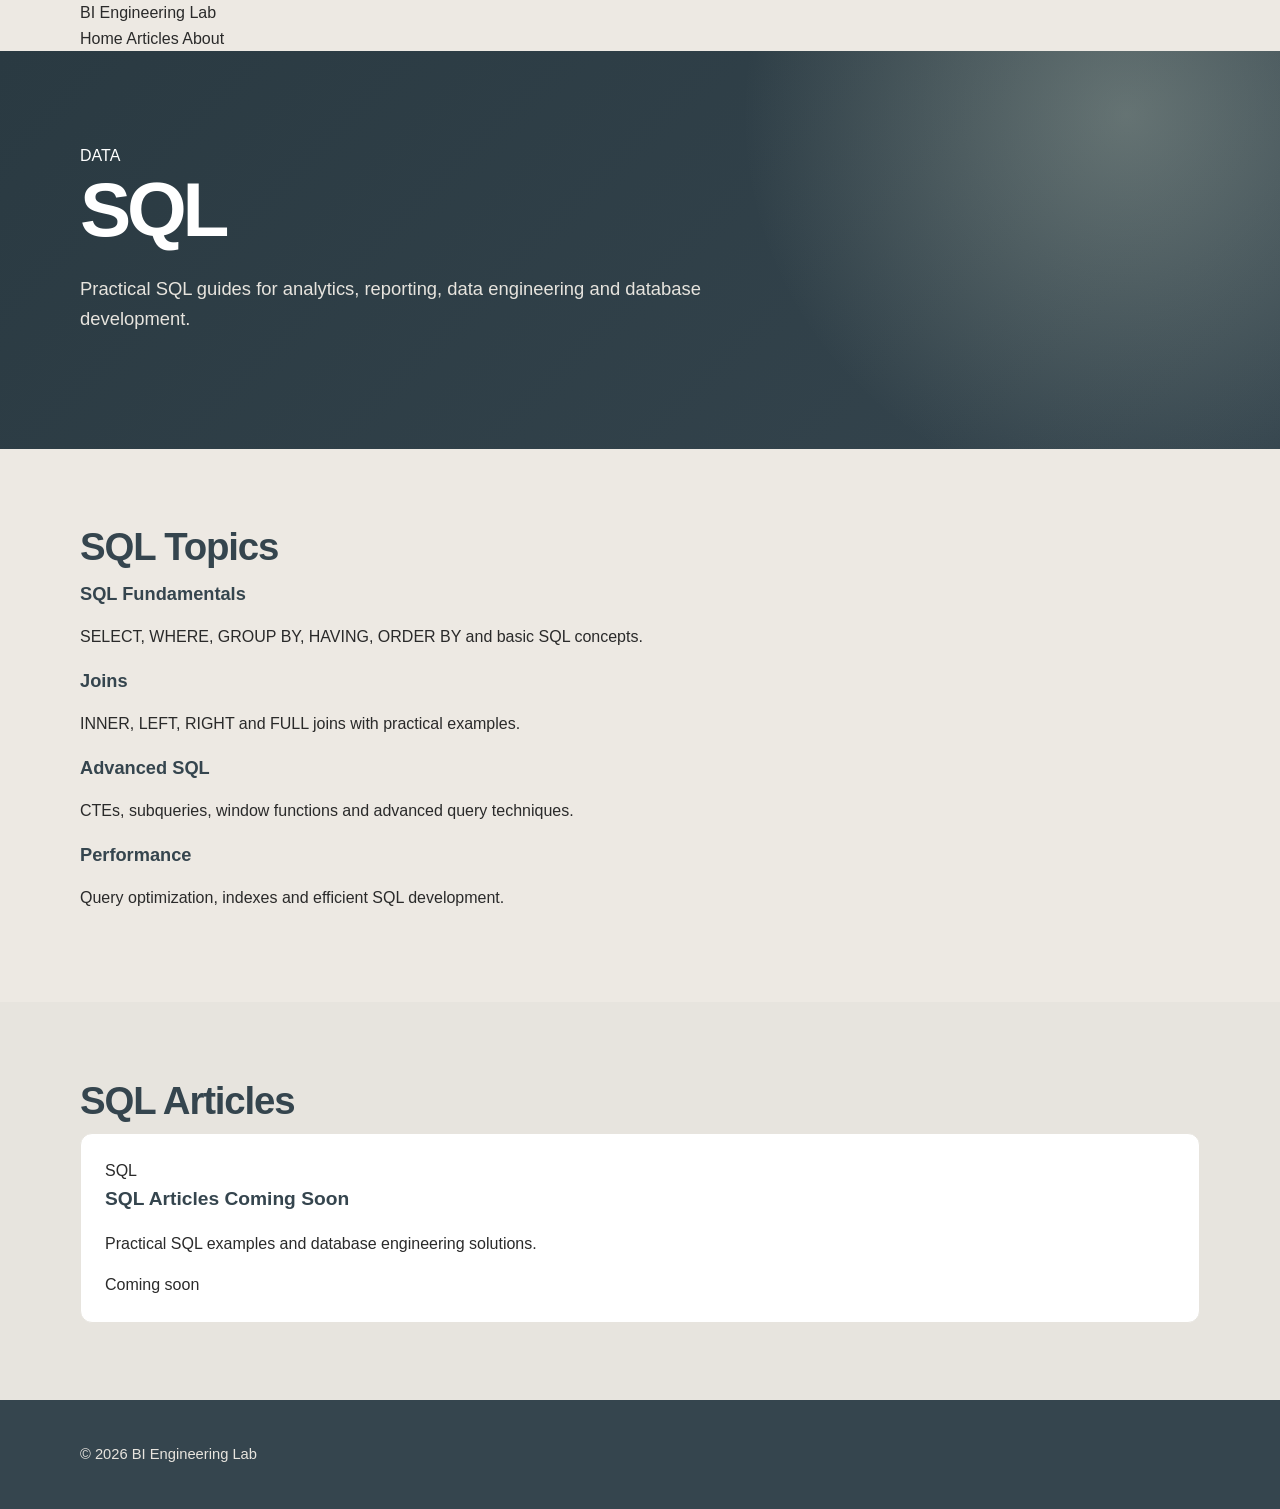
<file: categories/sql.html>
<!DOCTYPE html>
<html lang="en">
<head>

    <meta charset="UTF-8">
    <meta name="viewport"
          content="width=device-width, initial-scale=1.0">

    <title>SQL | BI Engineering Lab</title>

    <meta name="description"
          content="Practical SQL tutorials covering queries, joins, CTEs, window functions and performance.">

    <link rel="stylesheet" href="../style.css">

</head>

<body>

<header class="site-header">

    <div class="container header-content">

        <a href="../index.html" class="logo">
            BI Engineering Lab
        </a>

        <nav>
            <a href="../index.html">Home</a>
            <a href="../articles/index.html">Articles</a>
            <a href="../about.html">About</a>
        </nav>

    </div>

</header>


<main>

<section class="hero">

    <div class="container">

        <span class="badge">DATA</span>

        <h1>SQL</h1>

        <p>
            Practical SQL guides for analytics, reporting,
            data engineering and database development.
        </p>

    </div>

</section>


<section class="topics">

    <div class="container">

        <h2>SQL Topics</h2>

        <div class="topic-grid">

            <div class="topic-card">
                <h3>SQL Fundamentals</h3>
                <p>
                    SELECT, WHERE, GROUP BY, HAVING,
                    ORDER BY and basic SQL concepts.
                </p>
            </div>

            <div class="topic-card">
                <h3>Joins</h3>
                <p>
                    INNER, LEFT, RIGHT and FULL joins
                    with practical examples.
                </p>
            </div>

            <div class="topic-card">
                <h3>Advanced SQL</h3>
                <p>
                    CTEs, subqueries, window functions
                    and advanced query techniques.
                </p>
            </div>

            <div class="topic-card">
                <h3>Performance</h3>
                <p>
                    Query optimization, indexes and
                    efficient SQL development.
                </p>
            </div>

        </div>

    </div>

</section>


<section class="articles">

    <div class="container">

        <h2>SQL Articles</h2>

        <div class="article-grid">

            <article class="article-card">

                <div class="article-category">
                    SQL
                </div>

                <h3>
                    SQL Articles Coming Soon
                </h3>

                <p>
                    Practical SQL examples and
                    database engineering solutions.
                </p>

                <span class="coming-soon">
                    Coming soon
                </span>

            </article>

        </div>

    </div>

</section>

</main>


<footer class="site-footer">

    <div class="container">

        <p>© 2026 BI Engineering Lab</p>

    </div>

</footer>

</body>
</html>
</file>
<file: style.css>
:root {
      --snowbound: #EDE9E3;
      --drift-of-mist: #E7E4DE;
      --gale-force: #35454E;
      --tricorn-black: #2A2A2A;
      --honeydew: #DBE5D1;
      --palm-leaf: #635D31;
      --antiquarian-brown: #6C4A3A;
      --white: #ffffff;
    }

    * {
      box-sizing: border-box;
    }

    html {
      scroll-behavior: smooth;
    }

    body {
      margin: 0;
      font-family: Arial, Helvetica, sans-serif;
      color: var(--tricorn-black);
      background: var(--snowbound);
      line-height: 1.6;
    }

    a {
      color: inherit;
      text-decoration: none;
    }

    .container {
      width: min(1120px, calc(100% - 40px));
      margin: 0 auto;
    }

    .nav {
      position: sticky;
      top: 0;
      z-index: 10;
      background: rgba(237, 233, 227, 0.96);
      border-bottom: 1px solid var(--drift-of-mist);
      backdrop-filter: blur(10px);
    }

    .nav-inner {
      min-height: 68px;
      display: flex;
      justify-content: space-between;
      align-items: center;
      gap: 24px;
    }

    .brand {
      color: var(--gale-force);
      font-size: 1.15rem;
      font-weight: 800;
      letter-spacing: -0.02em;
    }

    .brand span {
      color: var(--palm-leaf);
    }

    .nav-links {
      display: flex;
      align-items: center;
      gap: 20px;
      color: var(--gale-force);
      font-size: 0.95rem;
      font-weight: 600;
    }

    .nav-links a:hover {
      color: var(--palm-leaf);
    }

    .hero {
      color: var(--white);
      background:
        radial-gradient(circle at 88% 16%, rgba(219, 229, 209, 0.3), transparent 24rem),
        linear-gradient(135deg, #2a3a42, var(--gale-force));
      padding: 92px 0 84px;
    }

    .eyebrow {
      display: inline-block;
      margin-bottom: 14px;
      color: var(--honeydew);
      font-size: 0.8rem;
      font-weight: 800;
      letter-spacing: 0.12em;
      text-transform: uppercase;
    }

    h1 {
      max-width: 780px;
      margin: 0;
      font-size: clamp(2.4rem, 6vw, 4.8rem);
      line-height: 1.06;
      letter-spacing: -0.055em;
    }

    .hero p {
      max-width: 700px;
      margin: 24px 0 32px;
      color: var(--drift-of-mist);
      font-size: 1.15rem;
    }

    .button {
      display: inline-block;
      padding: 13px 20px;
      border-radius: 8px;
      background: var(--palm-leaf);
      color: var(--white);
      font-weight: 800;
      transition: transform 0.2s ease, background 0.2s ease;
    }

    .button:hover {
      background: var(--antiquarian-brown);
      transform: translateY(-2px);
    }

    section {
      padding: 76px 0;
    }

    .section-heading {
      max-width: 720px;
      margin-bottom: 32px;
    }

    h2 {
      margin: 0 0 10px;
      color: var(--gale-force);
      font-size: clamp(1.8rem, 3vw, 2.5rem);
      line-height: 1.15;
      letter-spacing: -0.03em;
    }

    .section-heading p {
      margin: 0;
      color: var(--gale-force);
      opacity: 0.7;
    }

    .grid {
      display: grid;
      grid-template-columns: repeat(3, 1fr);
      gap: 18px;
    }

    .card {
      min-height: 190px;
      padding: 24px;
      border: 1px solid var(--drift-of-mist);
      border-radius: 12px;
      background: var(--white);
      box-shadow: 0 8px 28px rgba(42, 42, 42, 0.05);
    }

    .icon {
      display: grid;
      width: 42px;
      height: 42px;
      margin-bottom: 18px;
      place-items: center;
      border-radius: 10px;
      background: var(--honeydew);
      color: var(--palm-leaf);
      font-size: 1.25rem;
      font-weight: 800;
    }

    h3 {
      margin: 0 0 8px;
      color: var(--gale-force);
      font-size: 1.14rem;
    }

    .card p {
      margin: 0;
      color: var(--tricorn-black);
      opacity: 0.7;
      font-size: 0.96rem;
    }

    .articles {
      background: var(--drift-of-mist);
      border-top: 1px solid var(--drift-of-mist);
      border-bottom: 1px solid var(--drift-of-mist);
    }

    .article-card {
      padding: 24px;
      border: 1px solid var(--drift-of-mist);
      border-radius: 12px;
      background: var(--white);
    }

    .tag {
      display: inline-block;
      margin-bottom: 12px;
      color: var(--antiquarian-brown);
      font-size: 0.76rem;
      font-weight: 800;
      letter-spacing: 0.08em;
      text-transform: uppercase;
    }

    .article-card h3 {
      font-size: 1.2rem;
    }

    .article-card a {
      display: inline-block;
      margin-top: 16px;
      color: var(--palm-leaf);
      font-size: 0.92rem;
      font-weight: 800;
    }

    .article-card a:hover {
      color: var(--antiquarian-brown);
    }

    .about {
      display: grid;
      grid-template-columns: 1.1fr 0.9fr;
      gap: 50px;
      align-items: center;
    }

    .about-box {
      padding: 26px;
      border-left: 4px solid var(--palm-leaf);
      border-radius: 0 12px 12px 0;
      background: var(--honeydew);
      color: var(--tricorn-black);
    }

    footer {
      padding: 28px 0;
      color: var(--drift-of-mist);
      background: var(--gale-force);
      font-size: 0.92rem;
    }

    .footer-inner {
      display: flex;
      justify-content: space-between;
      gap: 16px;
      align-items: center;
    }

    footer a {
      color: var(--white);
      font-weight: 700;
    }

    footer a:hover {
      color: var(--honeydew);
    }

    @media (max-width: 800px) {
      .nav-links {
        display: none;
      }

      .grid {
        grid-template-columns: 1fr 1fr;
      }

      .about {
        grid-template-columns: 1fr;
        gap: 28px;
      }
    }

    @media (max-width: 520px) {
      .container {
        width: min(100% - 32px, 1120px);
      }

      .hero {
        padding: 70px 0 64px;
      }

      section {
        padding: 58px 0;
      }

      .grid {
        grid-template-columns: 1fr;
      }

      .footer-inner {
        align-items: flex-start;
        flex-direction: column;
      }
    }
</file>
<file: articles/style.css>
:root {
      --snowbound: #EDE9E3;
      --drift-of-mist: #E7E4DE;
      --gale-force: #35454E;
      --tricorn-black: #2A2A2A;
      --honeydew: #DBE5D1;
      --palm-leaf: #635D31;
      --antiquarian-brown: #6C4A3A;
      --white: #ffffff;
    }

    * {
      box-sizing: border-box;
    }

    html {
      scroll-behavior: smooth;
    }

    body {
      margin: 0;
      background: var(--snowbound);
      color: var(--tricorn-black);
      font-family: Arial, Helvetica, sans-serif;
      line-height: 1.75;
    }

    a {
      color: var(--palm-leaf);
      font-weight: 700;
      text-decoration-thickness: 2px;
      text-underline-offset: 3px;
    }

    .nav {
      background: var(--gale-force);
      color: var(--white);
      border-bottom: 4px solid var(--palm-leaf);
    }

    .nav-inner {
      width: min(1080px, calc(100% - 40px));
      min-height: 70px;
      margin: 0 auto;
      display: flex;
      align-items: center;
      justify-content: space-between;
      gap: 20px;
    }

    .brand {
      color: var(--white);
      font-size: 1.1rem;
      font-weight: 800;
      text-decoration: none;
    }

    .brand span {
      color: var(--honeydew);
    }

    .back-link {
      color: var(--honeydew);
      font-size: 0.92rem;
      text-decoration: none;
    }

    .back-link:hover {
      color: var(--white);
    }

    .article-header {
      padding: 68px 0 48px;
      background: var(--white);
      border-bottom: 1px solid var(--drift-of-mist);
    }

    .article-header-inner,
    .article-content {
      width: min(780px, calc(100% - 40px));
      margin: 0 auto;
    }

    .category {
      display: inline-block;
      margin-bottom: 15px;
      padding: 6px 10px;
      border-radius: 999px;
      background: var(--honeydew);
      color: var(--palm-leaf);
      font-size: 0.76rem;
      font-weight: 800;
      letter-spacing: 0.08em;
      text-transform: uppercase;
    }

    h1 {
      margin: 0;
      color: var(--gale-force);
      font-size: clamp(2.2rem, 5vw, 4rem);
      line-height: 1.1;
      letter-spacing: -0.04em;
    }

    .intro {
      margin: 22px 0 0;
      color: #4c5558;
      font-size: 1.15rem;
    }

    .article-meta {
      margin-top: 24px;
      color: #677075;
      font-size: 0.92rem;
    }

    .article-content {
      padding: 48px 0 72px;
    }

    h2 {
      margin: 42px 0 12px;
      color: var(--gale-force);
      font-size: 1.65rem;
      line-height: 1.25;
    }

    p {
      margin: 0 0 18px;
    }

    ul {
      margin: 0 0 22px;
      padding-left: 24px;
    }

    li {
      margin-bottom: 8px;
    }

    .callout {
      margin: 32px 0;
      padding: 22px;
      border-left: 5px solid var(--palm-leaf);
      border-radius: 0 10px 10px 0;
      background: var(--honeydew);
    }

    .callout p:last-child {
      margin-bottom: 0;
    }

    .code-title {
      margin: 28px 0 8px;
      color: var(--gale-force);
      font-weight: 800;
    }

    pre {
      overflow-x: auto;
      margin: 0 0 24px;
      padding: 20px;
      border-radius: 10px;
      background: var(--gale-force);
      color: #f7f5ef;
      font-family: "Courier New", monospace;
      font-size: 0.92rem;
      line-height: 1.6;
    }

    code {
      font-family: "Courier New", monospace;
    }

    .article-footer {
      margin-top: 52px;
      padding-top: 26px;
      border-top: 1px solid var(--drift-of-mist);
    }

    footer {
      padding: 30px 20px;
      background: var(--gale-force);
      color: var(--honeydew);
      text-align: center;
      font-size: 0.9rem;
    }

    @media (max-width: 600px) {
      .nav-inner {
        min-height: 62px;
      }

      .back-link {
        font-size: 0.82rem;
      }

      .article-header {
        padding: 48px 0 34px;
      }

      .article-content {
        padding-top: 32px;
      }
    }
</file>
